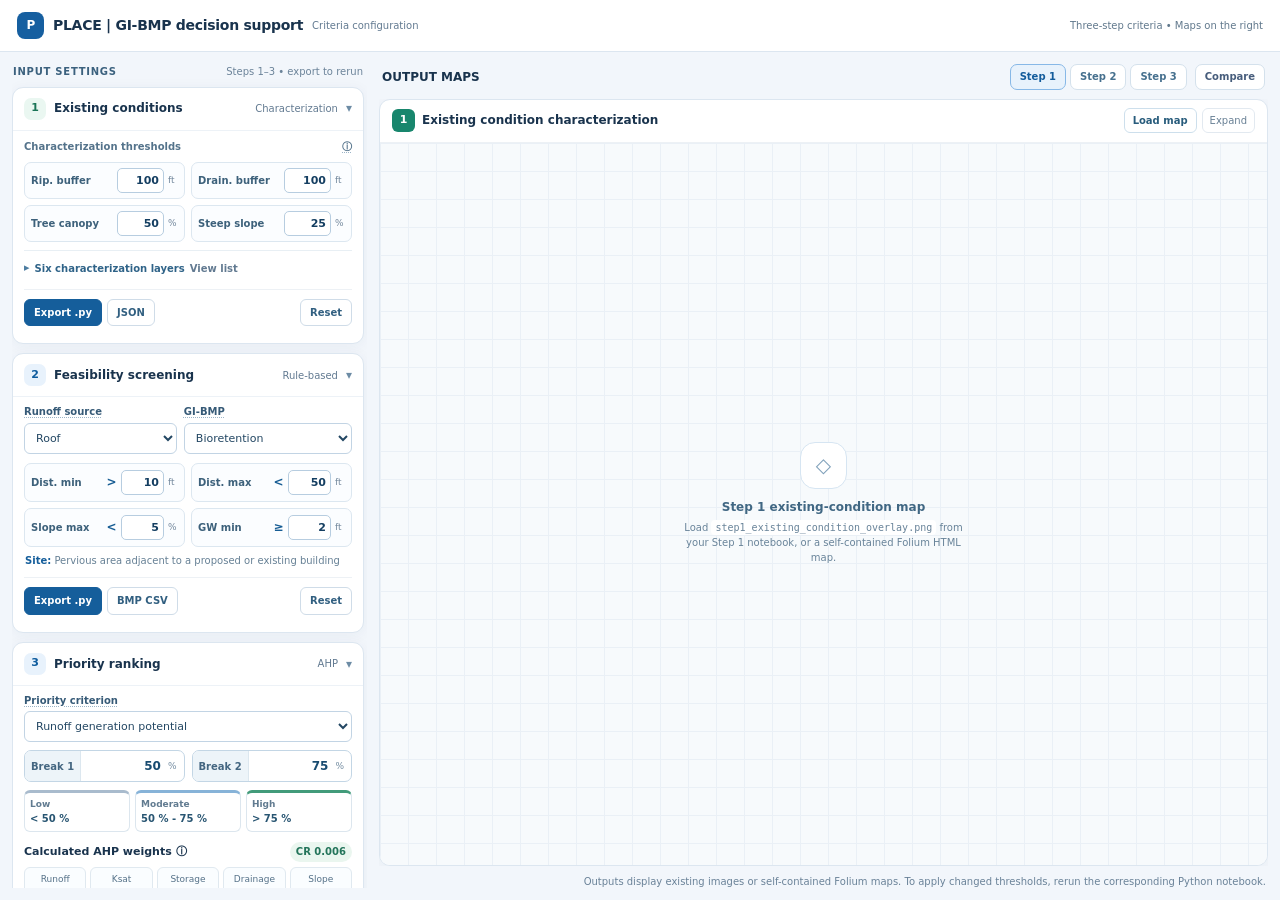
<file: docs/PLACE_3Step_Dashboard_With_BMP_Depths (1).html>
<!doctype html>
<html lang="en">
<head>
<meta charset="utf-8">
<meta name="viewport" content="width=device-width, initial-scale=1">
<title>PLACE | Three-Step Characterization, Feasibility and Priority Dashboard</title>
<style>
:root{--bg:#f2f6fb;--panel:#fff;--ink:#19334d;--blue:#155e9b;--muted:#627a91;--line:#dce6f0;--soft:#f6f9fc;--green:#23745a;--amber:#986218;--shadow:0 2px 14px rgba(31,63,98,.05)}
*{box-sizing:border-box}
html,body{height:100%}
body{margin:0;background:var(--bg);color:var(--ink);font:12px/1.35 system-ui,-apple-system,"Segoe UI",Arial,sans-serif}
button,input,select{font:inherit}
button{cursor:pointer}
button:focus-visible,input:focus-visible,select:focus-visible,summary:focus-visible,.map-load:focus-within{outline:2px solid #268adb;outline-offset:2px}
.topbar{height:52px;padding:0 17px;display:flex;align-items:center;justify-content:space-between;background:#fff;border-bottom:1px solid var(--line);gap:10px}
.brand{display:flex;align-items:center;gap:9px;min-width:0}
.logo{width:27px;height:27px;border-radius:8px;background:#165fa0;color:#fff;display:grid;place-items:center;font-weight:900;font-size:12px;letter-spacing:-1px}
.brand strong{font-size:14px;letter-spacing:-.02em;white-space:nowrap}
.brand small{font-size:10px;color:var(--muted);white-space:nowrap}
.topnote{font-size:10px;color:#60788c;white-space:nowrap}
.workspace{display:grid;grid-template-columns: minmax(312px,355px) minmax(0,1fr);gap:12px;padding:12px;max-width:1600px;margin:auto;height:calc(100vh - 52px);min-height:550px}
.sidebar{min-width:0;min-height:0;overflow-y:auto;overscroll-behavior:contain;padding-right:3px;scrollbar-width:thin;scrollbar-color:#b4c9dc transparent}
.sideheading{font-size:10px;letter-spacing:.075em;font-weight:800;color:#3b617e;margin:1px 1px 8px;display:flex;align-items:center;justify-content:space-between}
.sideheading span{font-size:10px;color:#6b8399;letter-spacing:0;font-weight:450}
.step{border:1px solid var(--line);border-radius:11px;background:var(--panel);box-shadow:var(--shadow);margin-bottom:9px;overflow:visible}
.step>summary{padding:10px 11px;cursor:pointer;list-style:none;display:flex;align-items:center;gap:8px;min-height:40px;user-select:none}
.step>summary::-webkit-details-marker,.substep>summary::-webkit-details-marker{display:none}
.step>summary:after{content:'\25BE';font-size:12px;color:#6d8ca5;transition:transform .12s;margin-left:auto}
.step:not([open])>summary:after{transform:rotate(-90deg)}
.step-label{font-size:12px;font-weight:780;flex:1}
.step-sub{font-size:10px;color:var(--muted)}
.step-num{font-size:11px;background:#e8f2fc;color:#0e5c9e;border-radius:7px;min-width:22px;height:22px;display:grid;place-items:center;font-weight:850}
.step-content{padding:0 11px 11px;border-top:1px solid #edf2f7}
.section-lead{font-size:10px;color:var(--muted);margin:8px 0 9px}
.two-selects{display:grid;grid-template-columns:minmax(0,1fr) minmax(0,1.1fr);gap:7px}
.field{min-width:0}
.field>label,.label-inline{font-size:10px;color:#365a77;font-weight:740;display:block;margin:8px 0 4px}
.field>label[title],.hoverinfo{cursor:help;text-decoration:underline dotted #9db5c8;text-underline-offset:2px}
select{height:31px;width:100%;min-width:0;outline:none;background:white;border:1px solid #c2d4e4;border-radius:6px;padding:4px 24px 4px 7px;color:#234763;font-size:11px;overflow:hidden;text-overflow:ellipsis}
.threshold-grid{display:grid;grid-template-columns:repeat(2,minmax(0,1fr));gap:6px;margin-top:9px}
.threshold-cell{display:flex;align-items:center;gap:4px;padding:6px 6px;border:1px solid #dce7f0;border-radius:7px;background:#fbfdff;min-width:0;min-height:37px}
.threshold-cell label{font-size:10px;color:#3d617b;font-weight:730;flex:1;min-width:0;white-space:nowrap;cursor:help}
.threshold-cell .op{font-size:12px;color:#175d94;font-weight:800;min-width:11px;text-align:center}
.threshold-cell input{width:43px;min-width:0;height:25px;border:1px solid #b7cde0;border-radius:5px;background:white;padding:3px 4px;text-align:right;font-weight:740;font-size:11px;color:#143e61;font-variant-numeric:tabular-nums;appearance:textfield;-moz-appearance:textfield}
.threshold-cell input::-webkit-outer-spin-button,.threshold-cell input::-webkit-inner-spin-button,.break-field input::-webkit-inner-spin-button,.pair input::-webkit-inner-spin-button{appearance:none;margin:0}
.threshold-cell .unit{font-size:9px;color:#71869b;min-width:10px}
.tiny-note{font-size:10px;color:#668095;margin:7px 1px 0;line-height:1.45}
.tiny-note .dot{font-weight:750;color:var(--blue)}
.no-criteria{grid-column:1/-1;padding:10px;background:var(--soft);border:1px dashed #c6d9e7;border-radius:7px;color:#53718a;font-size:11px}
.actions{display:flex;gap:5px;flex-wrap:wrap;margin-top:9px;padding-top:9px;border-top:1px solid #edf1f5;align-items:center}
.action{border:1px solid #cfdce8;border-radius:6px;background:white;color:#315f80;padding:6px 9px;font-size:10px;font-weight:720;white-space:nowrap;min-height:27px}
.action:hover{background:#f2f7fc}
.action.primary{background:#155e9b;border-color:#155e9b;color:white}
.action.primary:hover{background:#0e4f85}
.action.reset{margin-left:auto}
.status{font-size:10px;color:var(--green);line-height:1.3;margin:6px 1px 0;min-height:0}
.status.error{color:#a34b2b}
.priority-picker{margin-top:3px}
.breaks{display:grid;grid-template-columns:repeat(2,minmax(0,1fr));gap:7px;margin:8px 0}
.break-field{border:1px solid #c3d6e5;background:#fff;border-radius:7px;display:flex;align-items:center;gap:5px;min-width:0;height:32px;overflow:hidden}
.break-field label{font-size:10px;background:#edf4f9;height:100%;padding:0 6px;display:flex;align-items:center;color:#446681;font-weight:750;cursor:help;border-right:1px solid #dce7ef;flex-shrink:0}
.break-field input{font-size:12px;font-weight:750;color:#184b70;border:0;outline:none;background:transparent;text-align:right;width:100%;min-width:0;padding:3px 2px;appearance:textfield;-moz-appearance:textfield}
.break-field span{font-size:9px;color:#728ba0;padding-right:7px;white-space:nowrap}
.class-grid{display:grid;grid-template-columns:repeat(3,minmax(0,1fr));gap:5px}
.class-chip{border:1px solid #dce6ee;border-top:3px solid #a9bbcd;background:#fff;border-radius:6px;padding:5px 5px 6px;min-width:0}
.class-chip.medium{border-top-color:#87b3d8}.class-chip.high{border-top-color:#429b7a}
.class-chip small{display:block;color:#617b90;font-size:9px;font-weight:700}
.class-chip strong{display:block;margin-top:2px;font-size:10px;line-height:1.3;color:#285572;overflow-wrap:anywhere}
.ahp-title{display:flex;align-items:center;justify-content:space-between;margin:10px 0 5px;gap:7px;font-weight:770;font-size:11px}
.cr{font-size:10px;font-weight:700;color:var(--green);background:#eaf6ef;border-radius:99px;padding:3px 6px;white-space:nowrap}
.cr.warn{color:#985d08;background:#fff1db}
.weights{display:grid;grid-template-columns:repeat(5,minmax(0,1fr));gap:4px}
.weight-chip{border:1px solid #e0e9f0;border-radius:6px;background:#fafdff;min-width:0;padding:5px 3px;text-align:center;cursor:help}
.weight-chip span{display:block;font-size:9px;color:#557188;overflow:hidden;text-overflow:ellipsis;white-space:nowrap}
.weight-chip b{font-size:10px;color:#20577e;font-variant-numeric:tabular-nums}
.weightbar{height:2px;border-radius:5px;background:#e1ebf4;margin-top:4px;overflow:hidden}.weightbar div{height:100%;background:#337ab0}
.substep{margin-top:8px;border-top:1px solid #e8eff4;padding-top:6px}
.substep>summary{font-size:10px;color:#2f6388;font-weight:750;cursor:pointer;list-style:none;padding:4px 0;display:flex;align-items:center;gap:5px}
.substep>summary:before{content:'\25B8';color:#4c7ca0;font-size:11px}
.substep[open]>summary:before{content:'\25BE'}
.pair-guide{font-size:10px;color:#6b8196;margin:4px 0 7px;line-height:1.4}
.pair-list{display:grid;grid-template-columns:1fr;gap:4px}
.pair{display:flex;align-items:center;justify-content:space-between;gap:4px;padding:4px 7px;border:1px solid #dbe6ee;border-radius:6px;background:#fbfdff;min-height:28px}
.pair label{font-size:10px;color:#4b6a83;min-width:0;cursor:help}
.pair input{height:23px;width:55px;flex-shrink:0;border:1px solid #bed1e0;border-radius:5px;background:white;text-align:right;padding:2px 5px;font-size:11px;color:#204c6a;appearance:textfield;-moz-appearance:textfield}
.cr-detail{font-size:10px;color:#668095;margin-top:7px}
.cr-detail b{color:var(--green)}.cr-detail.warn b{color:#a66c18}
.results{min-width:0;min-height:0;display:flex;flex-direction:column;gap:9px}
.results-head{display:flex;align-items:center;justify-content:space-between;gap:10px;min-height:16px;padding:0 3px}
.results-head strong{font-size:12px}.results-head span{font-size:10px;color:var(--muted)}
.map-grid{flex:1;min-height:0;display:grid;grid-template-rows:repeat(2,minmax(230px,1fr));gap:10px}
.map-card{border:1px solid var(--line);box-shadow:var(--shadow);background:#fff;border-radius:11px;min-height:0;display:flex;flex-direction:column;overflow:hidden}
.map-top{min-height:43px;display:flex;align-items:center;justify-content:space-between;padding:8px 12px;border-bottom:1px solid #edf1f5;gap:10px}
.map-name{font-size:12px;font-weight:780;display:flex;align-items:center;gap:7px}
.map-badge{display:grid;place-items:center;min-width:23px;height:23px;border-radius:6px;color:white;background:#215d98;font-weight:800;font-size:11px}
.map-badge.priority{background:#6955aa}
.map-actions{display:flex;align-items:center;gap:5px}
.map-load{display:inline-block;border:1px solid #cddfec;border-radius:6px;padding:5px 8px;color:#285c7c;font-size:10px;font-weight:720;cursor:pointer;position:relative;overflow:hidden;white-space:nowrap}
.map-load:hover{background:#f4f8fc}
.map-load input{position:absolute;width:1px;height:1px;opacity:0;pointer-events:none}
.map-clear{border:1px solid #e2e9f0;border-radius:6px;background:white;color:#677f94;font-size:10px;padding:5px 7px}
.map-clear:hover{background:#f2f5f9}
.map-stage{flex:1;position:relative;min-height:0;background:#f7fafc;overflow:hidden}
.map-stage>img,.map-stage>iframe{position:absolute;inset:0;width:100%;height:100%;border:0;object-fit:contain;background:white}
.map-stage>iframe{object-fit:fill}
.map-placeholder{width:100%;height:100%;min-height:100%;display:flex;align-items:center;justify-content:center;flex-direction:column;text-align:center;color:#688399;padding:16px;background-image:linear-gradient(#eaf0f6 1px,transparent 1px),linear-gradient(90deg,#eaf0f6 1px,transparent 1px);background-size:28px 28px}
.map-graphic{width:47px;height:47px;border-radius:15px;border:1px solid #d6e5f2;background:#fff;display:grid;place-items:center;margin-bottom:10px;font-size:20px;color:#7fa0ba}
.map-placeholder strong{font-size:12px;color:#406783}
.map-placeholder small{font-size:10px;max-width:280px;margin-top:5px;line-height:1.5}
.maps-note{font-size:10px;color:#6a8298;text-align:right;padding:0 2px;line-height:1.35}
.help-text{font-size:9px;color:#8396a8;padding:3px 1px 0}
.modal{border:0;border-radius:13px;max-width:95vw;max-height:95vh;width:1000px;height:80vh;padding:0;box-shadow:0 8px 50px #001a3577;overflow:hidden}
.modal::backdrop{background:#0a2039b5}
.modal-head{height:44px;display:flex;align-items:center;justify-content:space-between;padding:7px 15px;border-bottom:1px solid var(--line)}
.modal-stage{height:calc(100% - 44px);width:100%;position:relative}.modal-stage>img,.modal-stage>iframe{width:100%;height:100%;object-fit:contain;border:0}
@media(min-width:1400px){.workspace{grid-template-columns:minmax(350px,385px) minmax(0,1fr)}}
@media(max-width:850px){html,body{height:auto}.workspace{height:auto;min-height:0;grid-template-columns:1fr;gap:12px}.sidebar{overflow:visible;padding-right:0}.map-grid{grid-template-columns:repeat(2,minmax(0,1fr));grid-template-rows:1fr;min-height:360px}.map-card{min-height:325px}.results{min-height:395px}.topnote{display:none}}
@media(max-width:540px){.topbar{padding:0 12px}.brand small{display:none}.workspace{padding:8px;gap:8px}.map-grid{grid-template-columns:1fr;grid-template-rows:repeat(2,300px)}.results{min-height:0}.step-content{padding:0 9px 10px}.two-selects{gap:6px}.class-chip{padding:4px}.map-card{min-height:0}}
@media(max-width:340px){.threshold-grid{grid-template-columns:1fr}.two-selects{grid-template-columns:1fr}}
/* Sidebar-only embeds reuse the same controls, without map placeholders. */
body.sidebar-only .workspace{display:block;max-width:415px;height:auto;min-height:0;margin:0 auto;padding:8px}
body.sidebar-only .sidebar{overflow:visible}
body.sidebar-only .results{display:none}
body.sidebar-only .topbar{height:42px}
body.sidebar-only .topnote{display:none}
@media print{.workspace{height:auto;display:block}.results,.map-actions,.actions,.topbar{display:none}.sidebar{overflow:visible}.step{break-inside:avoid}}

/* Three-step refinements: compact characterization settings and right-side map tabs. */
.step1-num{background:#eaf7f1;color:#197456}
.step1-map-badge{background:#18866d}
.step1-hint{display:flex;align-items:center;justify-content:space-between;gap:4px;font-size:10px;color:#54738b;margin-top:9px;font-weight:720}
.step1-hint .hoverinfo{font-weight:600}
.step1-field{padding:5px 6px;min-height:37px}
.step1-field label{overflow:hidden;text-overflow:ellipsis}
.step1-field input{width:47px}
.layer-list{display:grid;grid-template-columns:repeat(2,minmax(0,1fr));gap:4px;margin-top:7px}
.layer-list span{display:block;cursor:help;padding:5px;border-radius:5px;background:#f3f8fc;border:1px solid #e5edf5;font-size:9px;color:#52738b;overflow:hidden;text-overflow:ellipsis;white-space:nowrap}
.results-head-tabs{flex-wrap:wrap;row-gap:7px}
.map-switcher{display:flex;align-items:center;gap:4px;min-width:0;flex-wrap:wrap}
.map-tab{border:1px solid #d4e1ec;background:#fff;color:#46708e;border-radius:7px;padding:5px 9px;font-size:10px;font-weight:750;white-space:nowrap}
.map-tab.active{background:#e8f2fc;color:#135c9c;border-color:#87b8e7}
.map-tab.map-compare{margin-left:4px;color:#475d7c}
.map-tab:hover{background:#f1f7fe}
.map-grid{grid-template-columns:1fr;grid-template-rows:minmax(280px,1fr);overflow:hidden;min-height:0}
.map-grid[data-view="1"] .map-card:not([data-step="1"]),
.map-grid[data-view="2"] .map-card:not([data-step="2"]),
.map-grid[data-view="3"] .map-card:not([data-step="3"]){display:none}
.map-grid[data-view="compare"]{grid-template-columns:1fr;grid-template-rows:repeat(3,minmax(235px,1fr));overflow-y:auto;scrollbar-width:thin}
.map-card{min-height:0}
.map-placeholder code{background:#fff;padding:2px 4px;border-radius:4px;font-size:10px;word-break:break-all}
@media (max-width:850px){
  .map-grid{grid-template-columns:1fr;grid-template-rows:minmax(330px,1fr);min-height:390px}
  .map-grid[data-view="compare"]{grid-template-columns:1fr;grid-template-rows:repeat(3,minmax(270px,1fr));height:850px}
  .results{min-height:410px}
}
@media (max-width:540px){
  .map-grid{grid-template-columns:1fr;grid-template-rows:minmax(280px,1fr);min-height:330px}
  .results-head-tabs{align-items:flex-start}
  .map-tab{padding:5px 7px}
}


/* Storage depths are Step 3 design inputs, not a separate analysis step. */
.depth-num{background:#fff2e4;color:#9a5c22}
.bmp-depth-grid .threshold-cell{min-height:39px}
.bmp-depth-grid .threshold-cell input{width:78px;min-width:57px;max-width:83px}
.bmp-depth-grid .threshold-cell label{white-space:normal;line-height:1.2}
.bmp-depth-preview{justify-content:space-between;background:#f5faff}
.bmp-depth-preview label{font-size:10px;color:#56718b;font-weight:720}
.bmp-depth-preview strong{font-size:12px;color:#1e5c84;font-variant-numeric:tabular-nums;white-space:nowrap}
@media(max-width:340px){.bmp-depth-grid{grid-template-columns:1fr}}

</style>
</head>
<body class="">
<header class="topbar">
  <div class="brand"><div class="logo">P</div><strong>PLACE | GI-BMP decision support</strong><small>Criteria configuration</small></div>
  <div class="topnote">Three-step criteria &bull; Maps on the right</div>
</header>
<main class="workspace">
  <aside class="sidebar" aria-label="Input settings sidebar">
    <div class="sideheading">INPUT SETTINGS <span>Steps 1–3 &bull; export to rerun</span></div>
    <details class="step" open id="step1Section">
      <summary><span class="step-num step1-num">1</span><span class="step-label">Existing conditions</span><span class="step-sub">Characterization</span></summary>
      <div class="step-content">
        <div class="step1-hint" title="These are the four editable thresholds defined in Step1_Existing_Condition_Characterization.ipynb. Input data sources and land-cover codes are managed in the notebook.">Characterization thresholds <span class="hoverinfo" title="Riparian and drainage buffers are in feet; tree canopy and steep slope use percent. The Step 1 notebook runs the GIS analysis.">&#9432;</span></div>
        <div id="step1Fields" class="threshold-grid" aria-label="Editable Step 1 characterization thresholds"></div>
        <details class="substep" id="step1Layers"><summary>Six characterization layers <span class="step-sub">View list</span></summary>
          <div class="layer-list" aria-label="Step 1 output GeoTIFF layers">
            <span title="riparian_areas.tif — NAIP open water and wetlands, plus optional FEMA Zone A, buffered">Riparian areas</span>
            <span title="trees_forests.tif — areas above the tree canopy threshold">Trees/forests</span>
            <span title="groundwater_recharge_zones.tif — soil hydrologic groups A and B, excluding impervious areas">GW recharge</span>
            <span title="natural_drainage_pathways_buffer.tif — buffered natural drainage lines">Drainage pathways</span>
            <span title="steep_slopes.tif — areas above the steep slope threshold">Steep slopes</span>
            <span title="pervious_areas.tif — residual non-impervious areas after excluding the other five layers">Residual pervious</span>
          </div>
        </details>
        <div class="actions">
          <button type="button" class="action primary" id="step1PythonBtn" title="Download a Python parameters file with the four Step 1 thresholds">Export .py</button>
          <button type="button" class="action" id="step1JsonBtn" title="Download Step 1 threshold settings as JSON">JSON</button>
          <button type="button" class="action reset" id="step1ResetBtn" title="Restore Step 1 thresholds to their notebook defaults">Reset</button>
        </div>
        <div id="step1Status" class="status" aria-live="polite"></div>
      </div>
    </details>
    <details class="step" open id="step2Section">
      <summary><span class="step-num">2</span><span class="step-label">Feasibility screening</span><span class="step-sub">Rule-based</span></summary>
      <div class="step-content">
        <div class="two-selects">
          <div class="field"><label for="sourceSelect" title="Runoff source category used in Step 2 binary feasibility screening">Runoff source</label><select id="sourceSelect" aria-label="Runoff source"></select></div>
          <div class="field"><label for="bmpSelect" title="Green infrastructure best management practice. Choices depend on the runoff source.">GI-BMP</label><select id="bmpSelect" aria-label="GI-BMP"></select></div>
        </div>
        <div id="thresholds" class="threshold-grid" aria-label="Editable BMP rule-based feasibility thresholds"></div>
        <div class="tiny-note" id="siteNote"></div>
        <div class="actions">
          <button type="button" class="action primary" id="feasPythonBtn" title="Export Python threshold variables for all Step 2 BMPs">Export .py</button>
          <button type="button" class="action" id="feasCsvBtn" title="Export the selected BMP criteria as CSV">BMP CSV</button>
          <button type="button" class="action reset" id="feasResetBtn" title="Restore Step 2 threshold defaults">Reset</button>
        </div>
        <div id="feasStatus" class="status" aria-live="polite"></div>
      </div>
    </details>
    <details class="step" open id="step3Section">
      <summary><span class="step-num">3</span><span class="step-label">Priority ranking</span><span class="step-sub">AHP</span></summary>
      <div class="step-content">
        <div class="field priority-picker"><label for="criterionSelect" title="Select one of the five shared Step 3 suitability criteria. The BMP is selected automatically by the notebook, not here.">Priority criterion</label>
          <select id="criterionSelect" aria-label="Priority criterion"></select>
        </div>
        <div class="breaks">
          <div class="break-field"><label for="cut1" id="cut1Label" title="First boundary between suitability classes">Break 1</label><input id="cut1" type="number" min="0" step="any" inputmode="decimal" aria-label="First suitability boundary"><span id="unit1">%</span></div>
          <div class="break-field"><label for="cut2" id="cut2Label" title="Second boundary between suitability classes">Break 2</label><input id="cut2" type="number" min="0" step="any" inputmode="decimal" aria-label="Second suitability boundary"><span id="unit2">%</span></div>
        </div>
        <div class="class-grid" aria-label="Live priority classification ranges">
          <div class="class-chip"><small>Low</small><strong id="lowRange"></strong></div>
          <div class="class-chip medium"><small>Moderate</small><strong id="midRange"></strong></div>
          <div class="class-chip high"><small>High</small><strong id="highRange"></strong></div>
        </div>
        <div class="ahp-title"><span title="AHP percentages are calculated from the 10 pairwise comparisons, not entered separately.">Calculated AHP weights &#9432;</span><span class="cr" id="crBadge">CR 0.006</span></div>
        <div class="weights" id="weightGrid" aria-label="Calculated shared AHP weights"></div>
        <details class="substep" id="pairDetails">
          <summary>Adjust AHP comparisons <span class="step-sub">10 pairs</span></summary>
          <div class="pair-guide">First / second criterion importance (1 = equal; 3 = three times). Reciprocals are automatic; allowed range 1/9 to 9.</div>
          <div class="pair-list" id="pairGrid"></div>
          <div class="cr-detail" id="crDetail"></div>
        </details>
        <div class="actions">
          <button type="button" class="action primary" id="priorityJsonBtn" title="Export JSON settings for configurable Step 3 notebook">JSON</button>
          <button type="button" class="action" id="priorityPyBtn" title="Export Python thresholds and AHP matrix">Python</button>
          <button type="button" class="action" id="priorityCsvBtn" title="Export all Step 3 criteria and shared AHP weights">CSV</button>
          <button type="button" class="action reset" id="priorityResetBtn" title="Restore Step 3 class limits and pairwise comparisons">Reset</button>
        </div>
        <div id="priorityStatus" class="status" aria-live="polite"></div>
        <div class="help-text" title="Step 3 uses five shared criteria. Green roofs exclude Ksat and renormalize their AHP weights. Table 3 labels drainage meters; the uploaded notebook implements feet.">Shared criteria across BMPs &bull; green roofs omit Ksat &#9432;</div>
      </div>
    </details>
    <details class="step" open id="bmpDepthSection">
      <summary><span class="step-num depth-num">D</span><span class="step-label">BMP storage depths</span><span class="step-sub">Storage design</span></summary>
      <div class="step-content">
        <div class="field"><label for="depthBmpSelect" title="Select the BMP type to edit its storage depth. The same depth is used for that BMP across runoff sources.">GI-BMP</label>
          <select id="depthBmpSelect" aria-label="Select BMP storage depth or rainwater harvesting capacity"></select>
        </div>
        <div id="depthFields" class="threshold-grid bmp-depth-grid" aria-label="Editable BMP storage depth and calculated conversion"></div>
        <div id="depthNote" class="tiny-note"></div>
        <div class="actions">
          <button type="button" class="action primary" id="depthPythonBtn" title="Export all BMP storage depths and cistern capacity using the Step 3 notebook variable names">Export .py</button>
          <button type="button" class="action" id="depthJsonBtn" title="Export BMP storage design inputs as JSON">JSON</button>
          <button type="button" class="action reset" id="depthResetBtn" title="Restore the Step 3 notebook default BMP depths and cistern capacity">Reset</button>
        </div>
        <div class="status" id="depthStatus" aria-live="polite"></div>
      </div>
    </details>
    <div class="tiny-note" style="padding:0 3px 8px" title="Groundwater NoData passes Step 2 GW screening. Riparian setback only applies if a riparian raster exists. HTML edits do not automatically run the Jupyter analyses.">Export settings for your notebooks. Changes do not automatically recalculate any of the maps.</div>
  </aside>
  <section class="results" aria-label="Characterization, feasibility, and priority maps">
    <div class="results-head results-head-tabs">
      <strong>OUTPUT MAPS</strong>
      <div class="map-switcher" role="group" aria-label="Select output map">
        <button type="button" class="map-tab active" data-map-tab="1" aria-pressed="true" title="Existing-condition map from Step 1">Step 1</button>
        <button type="button" class="map-tab" data-map-tab="2" aria-pressed="false" title="Binary feasibility map from Step 2">Step 2</button>
        <button type="button" class="map-tab" data-map-tab="3" aria-pressed="false" title="Priority map from Step 3">Step 3</button>
        <button type="button" class="map-tab map-compare" id="compareMaps" aria-pressed="false" title="Compare all three output maps vertically">Compare</button>
      </div>
    </div>
    <div class="map-grid" id="mapGrid" data-view="1">
      <article class="map-card" data-step="1" aria-label="Step 1 existing conditions map">
        <div class="map-top"><div class="map-name"><span class="map-badge step1-map-badge">1</span>Existing condition characterization</div>
          <div class="map-actions"><label class="map-load" for="step1File">Load map <input id="step1File" type="file" accept=".png,.jpg,.jpeg,.webp,.gif,.html,.htm,image/*,text/html" aria-label="Choose Step 1 characterization map image or Folium HTML"></label><button class="map-clear" type="button" id="step1Expand" disabled title="Expand Step 1 map">Expand</button></div>
        </div>
        <div class="map-stage" id="step1Map"><div class="map-placeholder"><div class="map-graphic">&#9671;</div><strong>Step 1 existing-condition map</strong><small>Load <code>step1_existing_condition_overlay.png</code> from your Step 1 notebook, or a self-contained Folium HTML map.</small></div></div>
      </article>
      <article class="map-card" data-step="2" aria-label="Step 2 binary feasibility map">
        <div class="map-top"><div class="map-name"><span class="map-badge">2</span>Binary feasibility screening</div>
          <div class="map-actions"><label class="map-load" for="feasFile">Load map <input id="feasFile" type="file" accept=".png,.jpg,.jpeg,.webp,.gif,.html,.htm,image/*,text/html" aria-label="Choose feasibility PNG or Folium HTML"></label><button class="map-clear" type="button" id="feasExpand" disabled title="Expand feasibility map">Expand</button></div>
        </div>
        <div class="map-stage" id="feasMap"><div class="map-placeholder"><div class="map-graphic">&#9638;</div><strong>Step 2 binary feasibility map</strong><small>Load an existing binary feasibility map image or interactive HTML output.</small></div></div>
      </article>
      <article class="map-card" data-step="3" aria-label="Step 3 priority map">
        <div class="map-top"><div class="map-name"><span class="map-badge priority">3</span>Multicriteria prioritization</div>
          <div class="map-actions"><label class="map-load" for="priorityFile">Load map <input id="priorityFile" type="file" accept=".png,.jpg,.jpeg,.webp,.gif,.html,.htm,image/*,text/html" aria-label="Choose priority PNG or Folium HTML"></label><button class="map-clear" type="button" id="priorityExpand" disabled title="Expand priority map">Expand</button></div>
        </div>
        <div class="map-stage" id="priorityMap"><div class="map-placeholder"><div class="map-graphic">&#9638;</div><strong>Step 3 multicriteria priority map</strong><small>Load an existing prioritized BMP map image or interactive HTML output.</small></div></div>
      </article>
    </div>
    <div class="maps-note">Outputs display existing images or self-contained Folium maps. To apply changed thresholds, rerun the corresponding Python notebook.</div>
  </section>
</main>
<dialog id="mapModal" class="modal"><div class="modal-head"><strong id="modalTitle">Map</strong><button class="action" type="button" id="modalClose">Close</button></div><div id="modalStage" class="modal-stage"></div></dialog>
<script>
'use strict';
const STEP2_DEFAULTS={"ROOF_DIST_MIN_FT":10.0,"ROOF_DIST_MAX_FT":50.0,"ROOF_MAX_SLOPE_PCT":5.0,"ROOF_MIN_GW_DEPTH_FT":2.0,"PARK_DIST_MIN_FT":1.0,"PARK_DIST_MAX_FT":50.0,"PARK_MAX_SLOPE_PCT":5.0,"PARK_MIN_GW_BIO_FT":2.0,"PARK_MIN_GW_TRENCH_FT":4.0,"SITE_DIST_MIN_FT":50.0,"SITE_MAX_SLOPE_5_PCT":5.0,"SITE_MAX_SLOPE_15_PCT":15.0,"SITE_MIN_GW_2_FT":2.0,"SITE_MIN_GW_4_FT":4.0,"RIPARIAN_MIN_DIST_FT":1.0};
const STEP2_RULES=[{"id":"01","source":"Roof","bmp":"Bioswale","function":"roof_bioswale_or_bioretention","location":"Pervious area adjacent to a proposed or existing building","distance":{"lo":{"key":"ROOF_DIST_MIN_FT","op":">"},"hi":{"key":"ROOF_DIST_MAX_FT","op":"<"},"mode":"range"},"slope":{"lo":null,"hi":{"key":"ROOF_MAX_SLOPE_PCT","op":"<"},"mode":"range"},"groundwater":{"lo":{"key":"ROOF_MIN_GW_DEPTH_FT","op":">="},"hi":null,"mode":"range"},"riparian":{"lo":null,"hi":null,"mode":"na"}},{"id":"02","source":"Roof","bmp":"Green roof","function":"at_source_buildings","location":"On the proposed or existing building footprint","distance":{"lo":null,"hi":null,"mode":"atsource"},"slope":{"lo":null,"hi":null,"mode":"na"},"groundwater":{"lo":null,"hi":null,"mode":"na"},"riparian":{"lo":null,"hi":null,"mode":"na"}},{"id":"03","source":"Roof","bmp":"Bioretention (Rain Garden)","function":"roof_bioswale_or_bioretention","location":"Pervious area adjacent to a proposed or existing building","distance":{"lo":{"key":"ROOF_DIST_MIN_FT","op":">"},"hi":{"key":"ROOF_DIST_MAX_FT","op":"<"},"mode":"range"},"slope":{"lo":null,"hi":{"key":"ROOF_MAX_SLOPE_PCT","op":"<"},"mode":"range"},"groundwater":{"lo":{"key":"ROOF_MIN_GW_DEPTH_FT","op":">="},"hi":null,"mode":"range"},"riparian":{"lo":null,"hi":null,"mode":"na"}},{"id":"04","source":"Roof","bmp":"Rainwater harvesting","function":"at_source_buildings","location":"On the proposed or existing building footprint","distance":{"lo":null,"hi":null,"mode":"atsource"},"slope":{"lo":null,"hi":null,"mode":"na"},"groundwater":{"lo":null,"hi":null,"mode":"na"},"riparian":{"lo":null,"hi":null,"mode":"na"}},{"id":"05","source":"Roof","bmp":"Trees","function":"roof_trees","location":"Pervious area adjacent to a proposed or existing building","distance":{"lo":{"key":"ROOF_DIST_MIN_FT","op":">"},"hi":{"key":"ROOF_DIST_MAX_FT","op":"<"},"mode":"range"},"slope":{"lo":null,"hi":null,"mode":"all"},"groundwater":{"lo":null,"hi":null,"mode":"na"},"riparian":{"lo":null,"hi":null,"mode":"na"}},{"id":"06","source":"Parking/road","bmp":"Infiltration trench","function":"parking_infiltration_trench","location":"Pervious area adjacent to a proposed or existing parking lot or road","distance":{"lo":{"key":"PARK_DIST_MIN_FT","op":">"},"hi":{"key":"PARK_DIST_MAX_FT","op":"<"},"mode":"range"},"slope":{"lo":null,"hi":{"key":"PARK_MAX_SLOPE_PCT","op":"<"},"mode":"range"},"groundwater":{"lo":{"key":"PARK_MIN_GW_TRENCH_FT","op":">="},"hi":null,"mode":"range"},"riparian":{"lo":null,"hi":null,"mode":"na"}},{"id":"07","source":"Parking/road","bmp":"Bioswale","function":"parking_bioswale_or_bioretention","location":"Pervious area adjacent to a proposed or existing parking lot or road","distance":{"lo":{"key":"PARK_DIST_MIN_FT","op":">"},"hi":{"key":"PARK_DIST_MAX_FT","op":"<"},"mode":"range"},"slope":{"lo":null,"hi":{"key":"PARK_MAX_SLOPE_PCT","op":"<"},"mode":"range"},"groundwater":{"lo":{"key":"PARK_MIN_GW_BIO_FT","op":">="},"hi":null,"mode":"range"},"riparian":{"lo":null,"hi":null,"mode":"na"}},{"id":"08","source":"Parking/road","bmp":"Pervious pavement","function":"at_source_parking","location":"On the proposed or existing parking lot or road footprint","distance":{"lo":null,"hi":null,"mode":"atsource"},"slope":{"lo":null,"hi":null,"mode":"na"},"groundwater":{"lo":null,"hi":null,"mode":"na"},"riparian":{"lo":null,"hi":null,"mode":"na"}},{"id":"09","source":"Parking/road","bmp":"Bioretention (Rain Garden)","function":"parking_bioswale_or_bioretention","location":"Pervious area adjacent to a proposed or existing parking lot or road","distance":{"lo":{"key":"PARK_DIST_MIN_FT","op":">"},"hi":{"key":"PARK_DIST_MAX_FT","op":"<"},"mode":"range"},"slope":{"lo":null,"hi":{"key":"PARK_MAX_SLOPE_PCT","op":"<"},"mode":"range"},"groundwater":{"lo":{"key":"PARK_MIN_GW_BIO_FT","op":">="},"hi":null,"mode":"range"},"riparian":{"lo":null,"hi":null,"mode":"na"}},{"id":"10","source":"Parking/road","bmp":"Trees","function":"parking_trees","location":"Pervious area adjacent to a proposed or existing parking lot or road","distance":{"lo":null,"hi":{"key":"PARK_DIST_MAX_FT","op":"<"},"mode":"range"},"slope":{"lo":null,"hi":{"key":"PARK_MAX_SLOPE_PCT","op":"<"},"mode":"range"},"groundwater":{"lo":null,"hi":null,"mode":"na"},"riparian":{"lo":null,"hi":null,"mode":"na"}},{"id":"11","source":"Pervious surfaces on site","bmp":"Bioswale","function":"site_bioswale","location":"Pervious area on site, away from combined impervious sources","distance":{"lo":{"key":"SITE_DIST_MIN_FT","op":">"},"hi":null,"mode":"range"},"slope":{"lo":null,"hi":{"key":"SITE_MAX_SLOPE_5_PCT","op":"<"},"mode":"range"},"groundwater":{"lo":{"key":"SITE_MIN_GW_2_FT","op":">="},"hi":null,"mode":"range"},"riparian":{"lo":{"key":"RIPARIAN_MIN_DIST_FT","op":">="},"hi":null,"mode":"conditional"}},{"id":"12","source":"Pervious surfaces on site","bmp":"Constructed wetland","function":"site_constructed_wetland","location":"Pervious area on site, away from combined impervious sources","distance":{"lo":{"key":"SITE_DIST_MIN_FT","op":">"},"hi":null,"mode":"range"},"slope":{"lo":null,"hi":{"key":"SITE_MAX_SLOPE_15_PCT","op":"<"},"mode":"range"},"groundwater":{"lo":{"key":"SITE_MIN_GW_4_FT","op":">="},"hi":null,"mode":"range"},"riparian":{"lo":{"key":"RIPARIAN_MIN_DIST_FT","op":">="},"hi":null,"mode":"conditional"}},{"id":"13","source":"Pervious surfaces on site","bmp":"Dry pond","function":"site_dry_pond","location":"Pervious area on site, away from combined impervious sources","distance":{"lo":{"key":"SITE_DIST_MIN_FT","op":">"},"hi":null,"mode":"range"},"slope":{"lo":null,"hi":{"key":"SITE_MAX_SLOPE_15_PCT","op":"<"},"mode":"range"},"groundwater":{"lo":{"key":"SITE_MIN_GW_4_FT","op":">="},"hi":null,"mode":"range"},"riparian":{"lo":{"key":"RIPARIAN_MIN_DIST_FT","op":">="},"hi":null,"mode":"conditional"}},{"id":"14","source":"Pervious surfaces on site","bmp":"Infiltration basin","function":"site_infiltration_basin","location":"Pervious area on site, away from combined impervious sources","distance":{"lo":{"key":"SITE_DIST_MIN_FT","op":">"},"hi":null,"mode":"range"},"slope":{"lo":null,"hi":{"key":"SITE_MAX_SLOPE_5_PCT","op":"<"},"mode":"range"},"groundwater":{"lo":{"key":"SITE_MIN_GW_4_FT","op":">="},"hi":null,"mode":"range"},"riparian":{"lo":{"key":"RIPARIAN_MIN_DIST_FT","op":">="},"hi":null,"mode":"conditional"}},{"id":"15","source":"Pervious surfaces on site","bmp":"Trees","function":"site_trees","location":"Pervious area on site, away from combined impervious sources","distance":{"lo":{"key":"SITE_DIST_MIN_FT","op":">"},"hi":null,"mode":"range"},"slope":{"lo":null,"hi":{"key":"SITE_MAX_SLOPE_15_PCT","op":"<"},"mode":"range"},"groundwater":{"lo":null,"hi":null,"mode":"na"},"riparian":{"lo":{"key":"RIPARIAN_MIN_DIST_FT","op":">="},"hi":null,"mode":"conditional"}},{"id":"16","source":"Pervious surfaces on site","bmp":"Wet pond","function":"site_wet_pond","location":"Pervious area on site, away from combined impervious sources","distance":{"lo":{"key":"SITE_DIST_MIN_FT","op":">"},"hi":null,"mode":"range"},"slope":{"lo":null,"hi":{"key":"SITE_MAX_SLOPE_15_PCT","op":"<"},"mode":"range"},"groundwater":{"lo":{"key":"SITE_MIN_GW_4_FT","op":">="},"hi":null,"mode":"range"},"riparian":{"lo":{"key":"RIPARIAN_MIN_DIST_FT","op":">="},"hi":null,"mode":"conditional"}}];
const SOURCES=['Roof','Parking/road','Pervious surfaces on site'];
const SHORT_BMP={'Bioswale':'Bioswale','Green roof':'Green roof','Bioretention (Rain Garden)':'Bioretention','Rainwater harvesting':'Rain harvesting','Trees':'Trees','Infiltration trench':'Infiltration trench','Pervious pavement':'Pervious pavement','Constructed wetland':'Wetland','Dry pond':'Dry pond','Infiltration basin':'Infiltration basin','Wet pond':'Wet pond'};
const SCREENS=[{key:'distance',name:'Distance to runoff source',short:'Dist.',unit:'ft'},{key:'slope',name:'Land-surface slope',short:'Slope',unit:'%'},{key:'groundwater',name:'Depth to groundwater',short:'GW',unit:'ft'},{key:'riparian',name:'Riparian setback',short:'Rip.',unit:'ft'}];
const CRITERIA=[
{key:'runoff',name:'Runoff generation potential',short:'Runoff',unit:'%',mode:'normal',help:'Min-max-normalized runoff generation potential.'},
{key:'infil',name:'Saturated hydraulic conductivity',short:'Ksat',unit:'in/hr',mode:'normal',help:'Saturated hydraulic conductivity (inches/hour). Omitted for green roofs.'},
{key:'stor',name:'Storage adequacy',short:'Storage',unit:'%',mode:'normal',help:'Runoff storage adequacy (percentage).'},
{key:'drain',name:'Distance to natural drainage',short:'Drainage',unit:'ft',mode:'drain',help:'Feet in the notebook; the manuscript Table 3 labels meters.'},
{key:'slope',name:'Slope suitability',short:'Slope',unit:'%',mode:'slope',help:'Lower slopes receive higher suitability. Exactly 5% is Low.'}
];
const DEFAULT_LIMITS={runoff:[50,75],infil:[1.42,5.67],stor:[50,75],drain:[75,100],slope:[2,5]};
const DEFAULT_MATRIX=[[1,1,2,3,5],[1,1,2,3,4],[.5,.5,1,2,3],[1/3,1/3,.5,1,2],[1/5,1/4,1/3,.5,1]];
const GROUPS=[
['Roof-source thresholds',['ROOF_DIST_MIN_FT','ROOF_DIST_MAX_FT','ROOF_MAX_SLOPE_PCT','ROOF_MIN_GW_DEPTH_FT']],
['Parking/road-source thresholds',['PARK_DIST_MIN_FT','PARK_DIST_MAX_FT','PARK_MAX_SLOPE_PCT','PARK_MIN_GW_BIO_FT','PARK_MIN_GW_TRENCH_FT']],
['Pervious-site thresholds',['SITE_DIST_MIN_FT','SITE_MAX_SLOPE_5_PCT','SITE_MAX_SLOPE_15_PCT','SITE_MIN_GW_2_FT','SITE_MIN_GW_4_FT']],
['Riparian setback',['RIPARIAN_MIN_DIST_FT']]
];
const $=id=>document.getElementById(id);
const esc=s=>String(s).replace(/[&<>"']/g,c=>({'&':'&amp;','<':'&lt;','>':'&gt;','"':'&quot;',"'":'&#39;'}[c]));
const py=n=>Number.isInteger(n)?n.toFixed(1):String(n);
const cloner=x=>JSON.parse(JSON.stringify(x));
const pretty=n=>Number(n).toLocaleString('en-US',{maximumFractionDigits:8});
let feas=cloner(STEP2_DEFAULTS),source='Roof',bmp='Bioretention (Rain Garden)';
let limits=cloner(DEFAULT_LIMITS),matrix=cloner(DEFAULT_MATRIX),selected='runoff';
function setStatus(id,message,error=false){const e=$(id);e.textContent=message;e.classList.toggle('error',error)}
function rule(){return STEP2_RULES.find(x=>x.source===source&&x.bmp===bmp)}
function fillSource(){for(const x of SOURCES){const o=document.createElement('option');o.value=x;o.textContent=x;$('sourceSelect').appendChild(o)} $('sourceSelect').value=source}
function fillBMP(){const items=STEP2_RULES.filter(x=>x.source===source).map(x=>x.bmp);if(!items.includes(bmp))bmp=items[0];
 $('bmpSelect').replaceChildren(...items.map(name=>{const opt=new Option(SHORT_BMP[name]||name,name);opt.title=name;return opt}));$('bmpSelect').value=bmp;$('bmpSelect').title=bmp;}
function screenFields(){const r=rule(),out=[];for(const c of SCREENS)for(const side of ['lo','hi']){const t=r[c.key][side];if(!t)continue;const label=c.short+(side==='lo'?' min':' max');let help=`${c.name}: ${side==='lo'?'minimum':'maximum'} allowed limit; ${t.op} ${feas[t.key]} ${c.unit}. Python variable: ${t.key}. `;if(r[c.key].mode==='conditional')help+='Applied only if the riparian raster is available.';
 out.push({label,unit:c.unit,t,help});}return out;}
function renderFeas(){const r=rule(),data=screenFields();$('thresholds').innerHTML=data.length?data.map(c=>{
 const op=c.t.op.replace('<','&lt;').replace('>','&gt;');return `<div class="threshold-cell"><label for="F_${esc(c.t.key)}" title="${esc(c.help)}">${esc(c.label)}</label><span class="op" title="Comparison ${esc(c.t.op)}">${op==='&gt;='?'&ge;':op==='&lt;='?'&le;':op}</span><input id="F_${esc(c.t.key)}" type="number" step="any" min="0" data-key="${esc(c.t.key)}" value="${feas[c.t.key]}" aria-label="${esc(c.help)}" title="${esc(c.help)}"><span class="unit">${c.unit}</span></div>`
 }).join(''):'<div class="no-criteria">At source. No numerical feasibility thresholds.</div>';
 const area=r.location;let txt=`<span class="dot">Site:</span> <span title="${esc(area)}">${esc(area)}</span>`;
 if(r.riparian.mode==='conditional')txt+=' &middot; <span title="Applies only if riparian-distance raster exists">Riparian conditional</span>';
 if(r.slope.mode==='all')txt+=' &middot; All slopes';$('siteNote').innerHTML=txt;
 $('thresholds').querySelectorAll('input').forEach(inp=>inp.addEventListener('change',changeFeas));}
function changeFeas(evt){const inp=evt.target,k=inp.dataset.key,raw=inp.value.trim(),value=Number(raw);
 if(!raw||!Number.isFinite(value)||value<0){inp.value=feas[k];setStatus('feasStatus','Enter a nonnegative number.',true);return;}
 const trial={...feas,[k]:value};if(trial.ROOF_DIST_MIN_FT>=trial.ROOF_DIST_MAX_FT||trial.PARK_DIST_MIN_FT>=trial.PARK_DIST_MAX_FT){inp.value=feas[k];setStatus('feasStatus','Distance minimum must be below maximum.',true);return;}
 feas[k]=value;renderFeas();setStatus('feasStatus','Updated. Export to apply to Step 2.');}
function feasPython(){const list=['# PLACE Step 2: BMP rule-based thresholds','# Distance and groundwater depth in feet; slope in percent.'];for(const [name,keys] of GROUPS){list.push('','# '+name);for(const k of keys)list.push(k+' = '+py(feas[k]));}return list.join('\n')+'\n';}
function feasCSV(){const r=rule();const values=[r.source,r.bmp,r.function,r.location],header=['Source','GI-BMP','Feasibility mask','Location'];for(const c of SCREENS){for(const bound of ['lo','hi']){const t=r[c.key][bound];header.push(c.name+' '+bound+' operator',c.name+' '+bound+' value',c.name+' '+bound+' variable');values.push(t?t.op:'',t?feas[t.key]:'',t?t.key:'');}header.push(c.name+' mode');values.push(r[c.key].mode)}return CSV([header,values]);}
function criterion(){return CRITERIA.find(x=>x.key===selected)}
function classRanges(c){const [a,b]=limits[c.key],fmt=x=>`${pretty(x)} ${c.unit}`;
 if(c.mode==='normal')return [`< ${fmt(a)}`,`${fmt(a)} - ${fmt(b)}`,`> ${fmt(b)}`];
 if(c.mode==='drain')return [`<= ${fmt(a)}`,`> ${fmt(a)} - <= ${fmt(b)}`,`> ${fmt(b)}`];
 return [`>= ${fmt(b)}`,`>= ${fmt(a)} - < ${fmt(b)}`,`< ${fmt(a)}`];}
function renderPriority(){const c=criterion(),[a,b]=limits[selected],ranges=classRanges(c);
 $('criterionSelect').value=selected;$('criterionSelect').title=c.name+' | '+c.help;
 $('cut1').value=a;$('cut2').value=b;$('unit1').textContent=c.unit;$('unit2').textContent=c.unit;
 $('cut1Label').title=(c.mode==='slope'?'High / Moderate':'Low / Moderate')+' class boundary for '+c.name;
 $('cut2Label').title=(c.mode==='slope'?'Moderate / Low':'Moderate / High')+' class boundary for '+c.name;
 $('lowRange').textContent=ranges[0];$('midRange').textContent=ranges[1];$('highRange').textContent=ranges[2];
 renderWeights();}
function eigen(){let n=matrix.length,v=Array(n).fill(1/n);for(let k=0;k<400;k++){let p=v.map((_,i)=>matrix[i].reduce((sum,m,j)=>sum+m*v[j],0)),total=p.reduce((x,y)=>x+y,0),next=p.map(x=>x/total);if(Math.max(...next.map((x,i)=>Math.abs(x-v[i])))<1e-14){v=next;break}v=next}
 const Av=v.map((_,i)=>matrix[i].reduce((sum,m,j)=>sum+m*v[j],0)),lambda=Av.reduce((sum,x,i)=>sum+x/v[i],0)/n,ci=Math.max(0,(lambda-n)/(n-1));return {weights:v,lambda,ci,cr:ci/1.12};}
function renderWeights(){const w=eigen();$('weightGrid').innerHTML=CRITERIA.map((c,i)=>{const pct=w.weights[i]*100;return `<div class="weight-chip" title="${esc(c.name)}: ${pct.toFixed(2)}% shared AHP weight"><span>${esc(c.short)}</span><b>${pct.toFixed(1)}%</b><div class="weightbar"><div style="width:${pct.toFixed(4)}%"></div></div></div>`}).join('');
 $('crBadge').textContent='CR '+w.cr.toFixed(3);$('crBadge').classList.toggle('warn',w.cr>=0.1);$('crBadge').title=(w.cr<.1?'Acceptable':'Review pairwise judgments')+' AHP consistency ratio (threshold 0.10)';
 $('crDetail').classList.toggle('warn',w.cr>=.1);$('crDetail').innerHTML=`&lambda;max ${w.lambda.toFixed(4)} &middot; CI ${w.ci.toFixed(4)} &middot; <b>CR ${w.cr.toFixed(4)}</b> &middot; ${w.cr<.1?'Acceptable':'Review comparisons'}`;}
function renderPairs(){let html='';for(let i=0;i<5;i++)for(let j=i+1;j<5;j++){const a=CRITERIA[i],b=CRITERIA[j];html+=`<div class="pair"><label for="pair_${i}_${j}" title="Importance of ${esc(a.name)} relative to ${esc(b.name)}">${esc(a.short)} / ${esc(b.short)}</label><input type="number" id="pair_${i}_${j}" data-i="${i}" data-j="${j}" step="any" min="0.111111111" max="9" value="${matrix[i][j]}" aria-label="${esc(a.name)} divided by ${esc(b.name)}"></div>`} $('pairGrid').innerHTML=html;$('pairGrid').querySelectorAll('input').forEach(el=>el.addEventListener('change',changePair));}
function changePair(evt){const el=evt.target,value=Number(el.value),i=Number(el.dataset.i),j=Number(el.dataset.j);if(!el.value.trim()||!Number.isFinite(value)||value<1/9-1e-8||value>9){el.value=matrix[i][j];setStatus('priorityStatus','AHP judgments must be between 1/9 and 9.',true);return;}
 matrix[i][j]=value;matrix[j][i]=1/value;renderPairs();renderWeights();setStatus('priorityStatus','AHP weights updated. Export to apply.');}
function changeBreak(evt){const idx=evt.target.id==='cut1'?0:1,raw=evt.target.value.trim(),value=Number(raw);if(!raw||!Number.isFinite(value)||value<0){renderPriority();setStatus('priorityStatus','Enter a nonnegative number.',true);return;}
 const vals=limits[selected].slice();vals[idx]=value;if(vals[0]>=vals[1]||(['runoff','stor'].includes(selected)&&vals[1]>100)){renderPriority();setStatus('priorityStatus','Break 1 must be smaller than Break 2'+(['runoff','stor'].includes(selected)?' and <=100%.':'.'),true);return;}
 limits[selected]=vals;renderPriority();setStatus('priorityStatus','Updated. Export JSON to apply to Step 3.');}
function settings(){return {format:'PLACE_Step3_priority_config_v1',criteria_order:CRITERIA.map(x=>x.key),thresholds:cloner(limits),AHP_MATRIX:cloner(matrix),units:{runoff:'%',infil:'in/hr',stor:'%',drain:'ft',slope:'%'},green_roof_excludes:['infil'],note:'Shared Step 3 thresholds and AHP matrix. BMP-specific handling is automatic in the notebook. Drainage units follow notebook: ft.'};}
function step3Python(){let lines=['# PLACE Step 3: shared priority class thresholds and AHP matrix','STEP3_THRESHOLDS = {'];for(const c of CRITERIA)lines.push(`    '${c.key}': [${py(limits[c.key][0])}, ${py(limits[c.key][1])}],  # ${c.name} (${c.unit})`);lines.push('}','', 'import numpy as np','CRITERIA_NAMES = ["runoff", "infil", "stor", "drain", "slope"]','AHP_MATRIX = np.array([');for(const row of matrix)lines.push('    ['+row.map(x=>Number(x).toPrecision(11)).join(', ')+'],');lines.push('], dtype=float)','', '# Eigenvector weights are calculated from the AHP matrix.');return lines.join('\n')+'\n';}
function step3CSV(){const w=eigen(),rows=[['Criterion','Notebook key','Unit','Break 1','Break 2','Low suitability','Moderate suitability','High suitability','Low score','Moderate score','High score','AHP shared weight']];CRITERIA.forEach((c,i)=>{const [low,mid,high]=classRanges(c);rows.push([c.name,c.key,c.unit,...limits[c.key],low,mid,high,.5,.75,1,w.weights[i]])});return CSV(rows);}
function CSV(rows){return '\ufeff'+rows.map(r=>r.map(x=>'"'+String(x).replaceAll('"','""')+'"').join(',')).join('\r\n')+'\r\n';}
function download(name,text,type){const file=new Blob([text],{type}),url=URL.createObjectURL(file),link=document.createElement('a');link.href=url;link.download=name;document.body.append(link);link.click();link.remove();setTimeout(()=>URL.revokeObjectURL(url),1500)}
function exportType(name,content,type,status){download(name,content,type);setStatus(status,'Exported '+name);}
function wire(){fillSource();fillBMP();renderFeas();for(const c of CRITERIA){const opt=new Option(c.name,c.key);opt.title=c.help;$('criterionSelect').append(opt)}renderPriority();renderPairs();
 $('sourceSelect').addEventListener('change',e=>{source=e.target.value;fillBMP();renderFeas();setStatus('feasStatus','')});
 $('bmpSelect').addEventListener('change',e=>{bmp=e.target.value;renderFeas();setStatus('feasStatus','')});
 $('criterionSelect').addEventListener('change',e=>{selected=e.target.value;renderPriority();setStatus('priorityStatus','')});
 $('cut1').addEventListener('change',changeBreak);$('cut2').addEventListener('change',changeBreak);
 $('feasPythonBtn').addEventListener('click',()=>exportType('GI_BMP_rule_based_thresholds.py',feasPython(),'text/x-python;charset=utf-8','feasStatus'));
 $('feasCsvBtn').addEventListener('click',()=>exportType('GI_BMP_selected_BMP_criteria.csv',feasCSV(),'text/csv;charset=utf-8','feasStatus'));
 $('feasResetBtn').addEventListener('click',()=>{feas=cloner(STEP2_DEFAULTS);renderFeas();setStatus('feasStatus','Feasibility defaults restored.')});
 $('priorityJsonBtn').addEventListener('click',()=>exportType('PLACE_Step3_priority_config.json',JSON.stringify(settings(),null,2)+'\n','application/json;charset=utf-8','priorityStatus'));
 $('priorityPyBtn').addEventListener('click',()=>exportType('PLACE_Step3_priority_settings.py',step3Python(),'text/x-python;charset=utf-8','priorityStatus'));
 $('priorityCsvBtn').addEventListener('click',()=>exportType('PLACE_Step3_priority_criteria.csv',step3CSV(),'text/csv;charset=utf-8','priorityStatus'));
 $('priorityResetBtn').addEventListener('click',()=>{limits=cloner(DEFAULT_LIMITS);matrix=cloner(DEFAULT_MATRIX);renderPriority();renderPairs();setStatus('priorityStatus','Priority defaults restored.')});
 $('modalClose').addEventListener('click',()=>$('mapModal').close());
 $('mapModal').addEventListener('close',()=>$('modalStage').replaceChildren());
 connectMap('feasFile','feasMap','feasExpand','Binary feasibility map');connectMap('priorityFile','priorityMap','priorityExpand','Multicriteria priority map');}
const loadedMaps={};
function mapNode(content){if(content.kind==='html'){const iframe=document.createElement('iframe');iframe.sandbox='allow-scripts allow-popups allow-forms';iframe.referrerPolicy='no-referrer';iframe.title=content.name+' interactive map';iframe.srcdoc=content.data;return iframe;}const img=document.createElement('img');img.alt=content.name+' map';img.src=content.url;return img;}
function connectMap(inputId,stageId,expandId,label){$(inputId).addEventListener('change',async e=>{
 const file=e.target.files&&e.target.files[0];if(!file)return;const key=stageId,prev=loadedMaps[key];if(prev&&prev.url)URL.revokeObjectURL(prev.url);
 if(/\.(html|htm)$/i.test(file.name)||file.type==='text/html'){loadedMaps[key]={kind:'html',data:await file.text(),name:label};}
 else if(file.type.startsWith('image/')||/\.(png|jpe?g|webp|gif)$/i.test(file.name)){loadedMaps[key]={kind:'image',url:URL.createObjectURL(file),name:label};}
 else{alert('Choose a PNG/JPG/WEBP image or Folium HTML file.');return;}
 $(stageId).replaceChildren(mapNode(loadedMaps[key]));$(expandId).disabled=false;e.target.value='';
 });$(expandId).addEventListener('click',()=>{if(!loadedMaps[stageId])return;$('modalTitle').textContent=label;$('modalStage').replaceChildren(mapNode(loadedMaps[stageId]));$('mapModal').showModal()});}

// Step 1 thresholds are sourced from Step1_Existing_Condition_Characterization.ipynb.
// Land-cover class codes and six layer-generation algorithms remain in the notebook.
const STEP1_DEFAULTS = {
  RIPARIAN_BUFFER_FT: 100,
  DRAINAGE_BUFFER_FT: 100,
  TREE_CANOPY_THRESHOLD_PCT: 50,
  STEEP_SLOPE_THRESHOLD_PCT: 25
};
const STEP1_FIELDS = [
  {key:'RIPARIAN_BUFFER_FT',short:'Rip. buffer',unit:'ft',name:'Riparian buffer distance',desc:'Buffer around NAIP open water and wetlands, with optional FEMA Zone A; applied using source units converted from feet.'},
  {key:'DRAINAGE_BUFFER_FT',short:'Drain. buffer',unit:'ft',name:'Natural-drainage corridor buffer',desc:'Buffer on natural drainage lines; distance measured in feet.'},
  {key:'TREE_CANOPY_THRESHOLD_PCT',short:'Tree canopy',unit:'%',name:'Tree/forest canopy threshold',desc:'Tree/forest pixels require canopy percentage STRICTLY GREATER than this value.'},
  {key:'STEEP_SLOPE_THRESHOLD_PCT',short:'Steep slope',unit:'%',name:'Steep-slope threshold',desc:'Steep-slope pixels have slope percentage STRICTLY GREATER than this value.'}
];
let step1Thresholds=cloner(STEP1_DEFAULTS);
function renderStep1(){
  $('step1Fields').innerHTML=STEP1_FIELDS.map(f=>{
    const help=`${f.name}. ${f.desc} Python variable: ${f.key}.`;
    return `<div class="threshold-cell step1-field"><label for="C_${esc(f.key)}" title="${esc(help)}">${esc(f.short)}</label><input id="C_${esc(f.key)}" data-key="${esc(f.key)}" type="number" step="any" min="0" value="${step1Thresholds[f.key]}" aria-label="${esc(f.name)}" title="${esc(help)}"><span class="unit">${esc(f.unit)}</span></div>`;
  }).join('');
  $('step1Fields').querySelectorAll('input').forEach(input=>input.addEventListener('change',changeStep1));
}
function changeStep1(evt){
  const inp=evt.target,k=inp.dataset.key,raw=inp.value.trim(),v=Number(raw);
  if(!raw||!Number.isFinite(v)||v<0||(k==='TREE_CANOPY_THRESHOLD_PCT'&&v>100)){
    renderStep1();setStatus('step1Status','Enter a valid nonnegative number'+(k==='TREE_CANOPY_THRESHOLD_PCT'?' (canopy <= 100%).':'.'),true);return;
  }
  step1Thresholds[k]=v;
  renderStep1();
  setStatus('step1Status','Parameter updated. Export and apply to Step 1 notebook.');
}
function step1Python(){
  const lines=[
    '# PLACE Step 1: Existing Condition Characterization',
    '# These four parameters match the source notebook parameter cell.',
    '# Apply by replacing their definitions in the notebook, then rerun its cells.',
    '# Buffers are in feet; thresholds in percent.',
    ''
  ];
  for(const f of STEP1_FIELDS)lines.push(`${f.key} = ${py(step1Thresholds[f.key])}  # ${f.name}`);
  return lines.join('\n')+'\n';
}
function step1JSON(){
  return JSON.stringify({
    format:'PLACE_Step1_characterization_parameters_v1',
    notebook:'Step1_Existing_Condition_Characterization.ipynb',
    thresholds:cloner(step1Thresholds),
    units:{RIPARIAN_BUFFER_FT:'ft',DRAINAGE_BUFFER_FT:'ft',TREE_CANOPY_THRESHOLD_PCT:'%',STEEP_SLOPE_THRESHOLD_PCT:'%'},
    notes:'These files export values only. Step 1 GIS analysis must be rerun to regenerate six layers and the existing-condition overlay.'
  },null,2)+'\n';
}
function setMapView(view){
  $('mapGrid').dataset.view=view;
  document.querySelectorAll('[data-map-tab]').forEach(btn=>{
    const active=btn.dataset.mapTab===view;
    btn.classList.toggle('active',active);
    btn.setAttribute('aria-pressed',active?'true':'false');
  });
  const compare=$('compareMaps'),on=view==='compare';
  compare.classList.toggle('active',on);compare.setAttribute('aria-pressed',on?'true':'false');
  compare.textContent=on?'Single map':'Compare';
}
function wireStep1AndMaps(){
  renderStep1();
  $('step1PythonBtn').addEventListener('click',()=>exportType('PLACE_Step1_characterization_thresholds.py',step1Python(),'text/x-python;charset=utf-8','step1Status'));
  $('step1JsonBtn').addEventListener('click',()=>exportType('PLACE_Step1_characterization_config.json',step1JSON(),'application/json;charset=utf-8','step1Status'));
  $('step1ResetBtn').addEventListener('click',()=>{
    step1Thresholds=cloner(STEP1_DEFAULTS);renderStep1();setStatus('step1Status','Characterization defaults restored.');
  });
  connectMap('step1File','step1Map','step1Expand','Step 1 existing conditions map');
  document.querySelectorAll('[data-map-tab]').forEach(btn=>btn.addEventListener('click',()=>setMapView(btn.dataset.mapTab)));
  $('compareMaps').addEventListener('click',()=>setMapView($('mapGrid').dataset.view==='compare'?'1':'compare'));
  setMapView('1');
}

wire();
wireStep1AndMaps();

// BMP storage design parameters copied from the Step 3 prioritization notebook.
// Depths are defined in centimeters there and converted to feet for raster capacity.
const BMP_DEPTH_DEFAULTS_CM = {
  bioswale:30.48, green_roof:6.10, bioretention:53.34,
  infiltration_trench:36.58, pervious_pavement:36.58,
  constructed_wetland:60.96, dry_pond:60.96,
  infiltration_basin:30.48, tree:2.54, wet_pond:60.96
};
const DEFAULT_CISTERN_LITERS = 1892.71;
const BMP_DEPTH_OPTIONS = [
  {key:'bioswale',name:'Bioswale'},
  {key:'green_roof',name:'Green roof'},
  {key:'bioretention',name:'Bioretention (Rain Garden)'},
  {key:'rainwater_harvesting',name:'Rainwater harvesting',volume:true},
  {key:'tree',name:'Trees'},
  {key:'infiltration_trench',name:'Infiltration trench'},
  {key:'pervious_pavement',name:'Pervious pavement'},
  {key:'constructed_wetland',name:'Constructed wetland'},
  {key:'dry_pond',name:'Dry pond'},
  {key:'infiltration_basin',name:'Infiltration basin'},
  {key:'wet_pond',name:'Wet pond'}
];
// Unique Step 3 storage-depth mapping for all 16 Step 2 BMP feasibility masks.
const BMP_STORAGE_MASK_KEYS = [
  ['01_roof_bioswale','bioswale'],
  ['02_roof_green_roof','green_roof'],
  ['03_roof_bioretention_rain_garden','bioretention'],
  ['04_roof_rainwater_harvesting',null],
  ['05_roof_trees','tree'],
  ['06_parking_infiltration_trench','infiltration_trench'],
  ['07_parking_bioswale','bioswale'],
  ['08_parking_pervious_pavement','pervious_pavement'],
  ['09_parking_bioretention_rain_garden','bioretention'],
  ['10_parking_trees','tree'],
  ['11_site_bioswale','bioswale'],
  ['12_site_constructed_wetland','constructed_wetland'],
  ['13_site_dry_pond','dry_pond'],
  ['14_site_infiltration_basin','infiltration_basin'],
  ['15_site_trees','tree'],
  ['16_site_wet_pond','wet_pond']
];
let bmpDepthsCM=cloner(BMP_DEPTH_DEFAULTS_CM);
let cisternLiters=DEFAULT_CISTERN_LITERS;
let selectedDepthBMP='bioswale';
function selectedDepthOption(){return BMP_DEPTH_OPTIONS.find(x=>x.key===selectedDepthBMP);}
function renderBMPDepth(){
  const option=selectedDepthOption(), isVolume=!!option.volume;
  const val=isVolume?cisternLiters:bmpDepthsCM[option.key];
  const converted=isVolume?val*0.0353146667:val/30.48;
  const label=isVolume?'Cistern vol.':'Depth';
  const unit=isVolume?'L':'cm';
  const convUnit=isVolume?'ft\u00b3':'ft';
  const help=isVolume
    ?'Liters per rainwater-harvesting cistern (LITERS_PER_CISTERN). The notebook uses cistern capacity, not a BMP depth.'
    :`${option.name} storage depth in centimeters (DEPTH_CM["${option.key}"]). Converted to feet in the notebook.`;
  $('depthBmpSelect').value=selectedDepthBMP;
  $('depthBmpSelect').title=option.name;
  $('depthFields').innerHTML=`<div class="threshold-cell"><label for="bmpDepthValue" title="${esc(help)}">${esc(label)}</label><input id="bmpDepthValue" type="number" step="any" min="0" value="${val}" aria-label="${esc(help)}" title="${esc(help)}"><span class="unit">${unit}</span></div>`+
    `<div class="threshold-cell bmp-depth-preview" title="Calculated unit conversion, not a separate editable input"><label>${isVolume?'Capacity':'Depth'} (${convUnit})</label><strong id="bmpDepthConverted">${pretty(Number(converted.toFixed(3)))}</strong></div>`;
  $('depthNote').innerHTML=isVolume
    ?'<span class="dot">Storage:</span> The notebook calculates capacity from liters per cistern; this BMP has no numeric depth.'
    :'<span class="dot">Storage:</span> One depth is shared for this BMP across runoff sources. Capacity per pixel = depth (ft) &times; pixel area (ft&sup2;).';
  const input=$('bmpDepthValue');
  input.addEventListener('input',()=>{
    const v=Number(input.value);
    if(input.value.trim()!==''&&Number.isFinite(v)&&v>0){
      const convertedPreview=isVolume?v*0.0353146667:v/30.48;
      $('bmpDepthConverted').textContent=pretty(Number(convertedPreview.toFixed(3)));
    }
  });
  input.addEventListener('change',changeBMPDepth);
}
function changeBMPDepth(evt){
  const el=evt.target,raw=el.value.trim(),value=Number(raw);
  if(raw===''||!Number.isFinite(value)||value<=0){
    renderBMPDepth();setStatus('depthStatus','Enter a positive storage depth or cistern capacity.',true);return;
  }
  if(selectedDepthOption().volume){cisternLiters=value;}else{bmpDepthsCM[selectedDepthBMP]=value;}
  renderBMPDepth();setStatus('depthStatus','Storage value updated. Export to apply in the Step 3 notebook.');
}
function bmpDepthPython(){
  const lines=[
    '# PLACE Step 3 - editable BMP storage design parameters',
    '# Replace the existing DEPTH_CM / BMP_STORAGE_DEPTH_FT and cistern definitions',
    '# in Step3_Multicriteria_Prioritization_FAST.ipynb, then rerun the notebook.',
    '# Depths are entered in centimeters and converted to feet.',
    'DEPTH_CM = {'
  ];
  for(const key of Object.keys(BMP_DEPTH_DEFAULTS_CM)){
    lines.push(`    "${key}": ${py(bmpDepthsCM[key])},`);
  }
  lines.push('}','CM_TO_FT = 1.0 / 30.48',
     'DEPTH_FT = {name: value * CM_TO_FT for name, value in DEPTH_CM.items()}',
     '', 'BMP_STORAGE_DEPTH_FT = {');
  for(const [mask,key] of BMP_STORAGE_MASK_KEYS){
    lines.push(`    "${mask}": ${key===null?'None':`DEPTH_FT["${key}"]`},`);
  }
  lines.push('}', '', `LITERS_PER_CISTERN = ${py(cisternLiters)}`,
      'LITER_TO_FT3 = 0.0353146667',
      'CISTERN_VOL_FT3 = LITERS_PER_CISTERN * LITER_TO_FT3');
  return lines.join('\n')+'\n';
}
function bmpDepthJSON(){
  return JSON.stringify({
    format:'PLACE_Step3_bmp_storage_parameters_v1',
    DEPTH_CM:cloner(bmpDepthsCM),
    CM_TO_FT:1/30.48,
    BMP_STORAGE_DEPTH_FT:Object.fromEntries(BMP_STORAGE_MASK_KEYS.map(([mask,key])=>[mask,key===null?null:bmpDepthsCM[key]/30.48])),
    LITERS_PER_CISTERN:cisternLiters,
    LITER_TO_FT3:0.0353146667,
    note:'Rainwater harvesting uses cistern volume rather than depth. These values must be applied to the Step 3 notebook before recomputing maps.'
  },null,2)+'\n';
}
function wireBMPDepth(){
  for(const option of BMP_DEPTH_OPTIONS){
    const opt=new Option(option.name,option.key);opt.title=option.name;$('depthBmpSelect').append(opt);
  }
  $('depthBmpSelect').addEventListener('change',evt=>{selectedDepthBMP=evt.target.value;renderBMPDepth();setStatus('depthStatus','');});
  $('depthPythonBtn').addEventListener('click',()=>exportType('PLACE_Step3_BMP_storage_depths.py',bmpDepthPython(),'text/x-python;charset=utf-8','depthStatus'));
  $('depthJsonBtn').addEventListener('click',()=>exportType('PLACE_Step3_BMP_storage_depths.json',bmpDepthJSON(),'application/json;charset=utf-8','depthStatus'));
  $('depthResetBtn').addEventListener('click',()=>{
    bmpDepthsCM=cloner(BMP_DEPTH_DEFAULTS_CM);cisternLiters=DEFAULT_CISTERN_LITERS;
    renderBMPDepth();setStatus('depthStatus','BMP storage defaults restored.');
  });
  renderBMPDepth();
}

wireBMPDepth();
</script>
</body>
</html>
</file>
